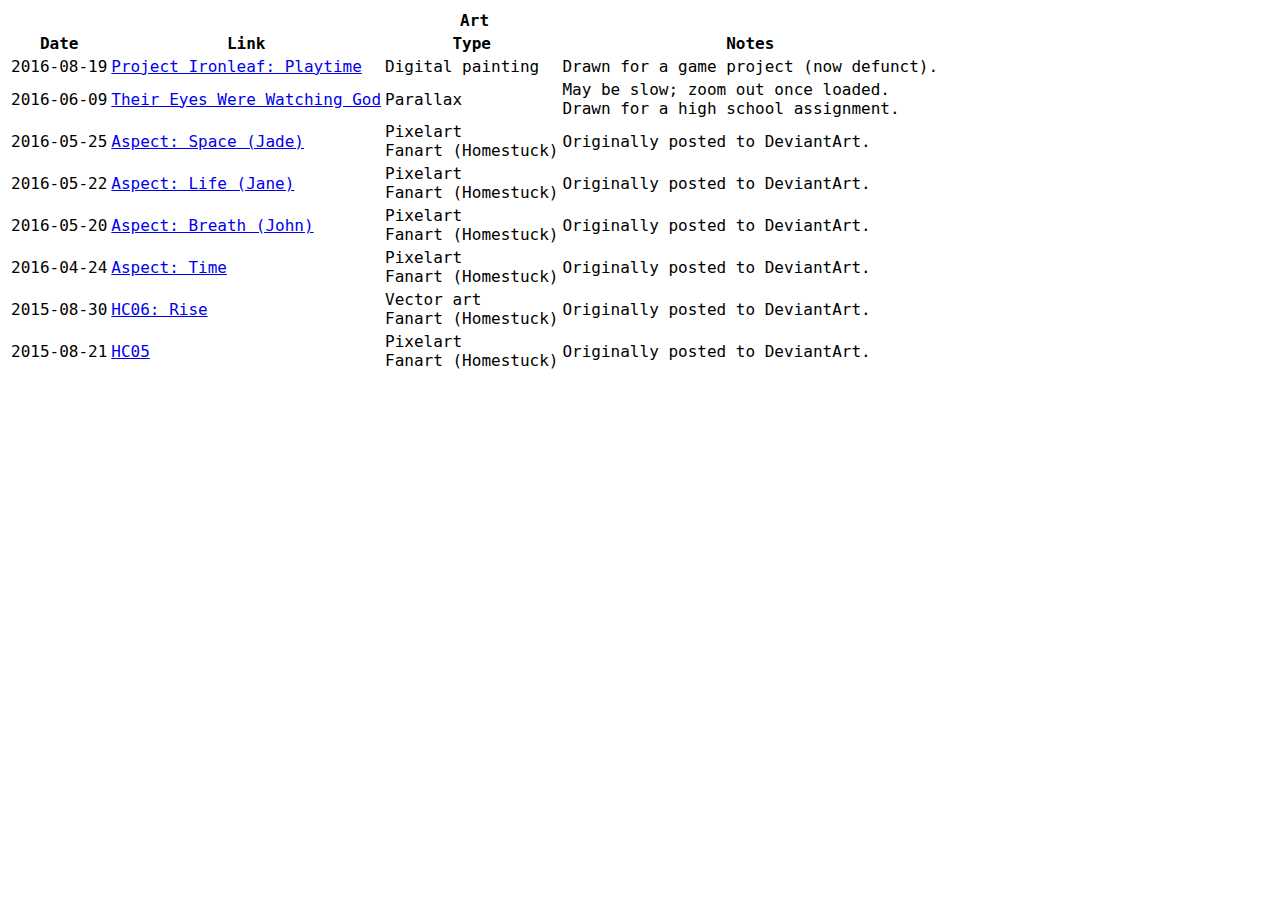
<file: art/index.html>
<html>
<head>
    <title>art | jyzhou</title>
    <link rel="stylesheet" type="text/css" href="../css/common.css" media="all" />
</head>
<body>
<table>
    <tr>
        <th colspan="4">Art</th>
    </tr>
    <tr>
        <th>Date</th>
        <th>Link</th>
        <th>Type</th>
        <th>Notes</th>
    </tr>
    <tr>
        <td>2016-08-19</td>
        <td>
            <a href="digital/projectironleaf_cutscene_playtime.png">Project Ironleaf: Playtime</a>
        </td>
        <td>
            Digital painting
        </td>
        <td>
            Drawn for a game project (now defunct).
        </td>
    </tr>
    <tr>
        <td>2016-06-09</td>
        <td>
            <a href="parallax/tewwg/image.html">Their Eyes Were Watching God</a>
        </td>
        <td>
            Parallax
        </td>
        <td>
            May be slow; zoom out once loaded.
            <br>
            Drawn for a high school assignment.
        </td>
    </tr>
    <tr>
        <td>2016-05-25</td>
        <td>
            <a href="pixel/aspect_space_jade.apng">Aspect: Space (Jade)</a>
        </td>
        <td>
            Pixelart
            <br>
            Fanart (Homestuck)
        </td>
        <td>
            Originally posted to DeviantArt.
        </td>
    </tr>
    <tr>
        <td>2016-05-22</td>
        <td>
            <a href="pixel/aspect_life_jane.apng">Aspect: Life (Jane)</a>
        </td>
        <td>
            Pixelart
            <br>
            Fanart (Homestuck)
        </td>
        <td>
            Originally posted to DeviantArt.
        </td>
    </tr>
    <tr>
        <td>2016-05-20</td>
        <td>
            <a href="pixel/aspect_breath_john.apng">Aspect: Breath (John)</a>
        </td>
        <td>
            Pixelart
            <br>
            Fanart (Homestuck)
        </td>
        <td>
            Originally posted to DeviantArt.
        </td>
    </tr>
    <tr>
        <td>2016-04-24</td>
        <td>
            <a href="pixel/aspect_time.apng">Aspect: Time</a>
        </td>
        <td>
            Pixelart
            <br>
            Fanart (Homestuck)
        </td>
        <td>
            Originally posted to DeviantArt.
        </td>
    </tr>
    <tr>
        <td>2015-08-30</td>
        <td>
            <a href="vector/HC06_favoriteflash.png">HC06: Rise</a>
        </td>
        <td>
            Vector art
            <br>
            Fanart (Homestuck)
        </td>
        <td>
            Originally posted to DeviantArt.
        </td>
    </tr>
    <tr>
        <td>2015-08-21</td>
        <td>
            <a href="vector/HC05_favoritepage.png">HC05</a>
        </td>
        <td>
            Pixelart
            <br>
            Fanart (Homestuck)
        </td>
        <td>
            Originally posted to DeviantArt.
        </td>
    </tr>
</table>
</body>
</html>
</file>
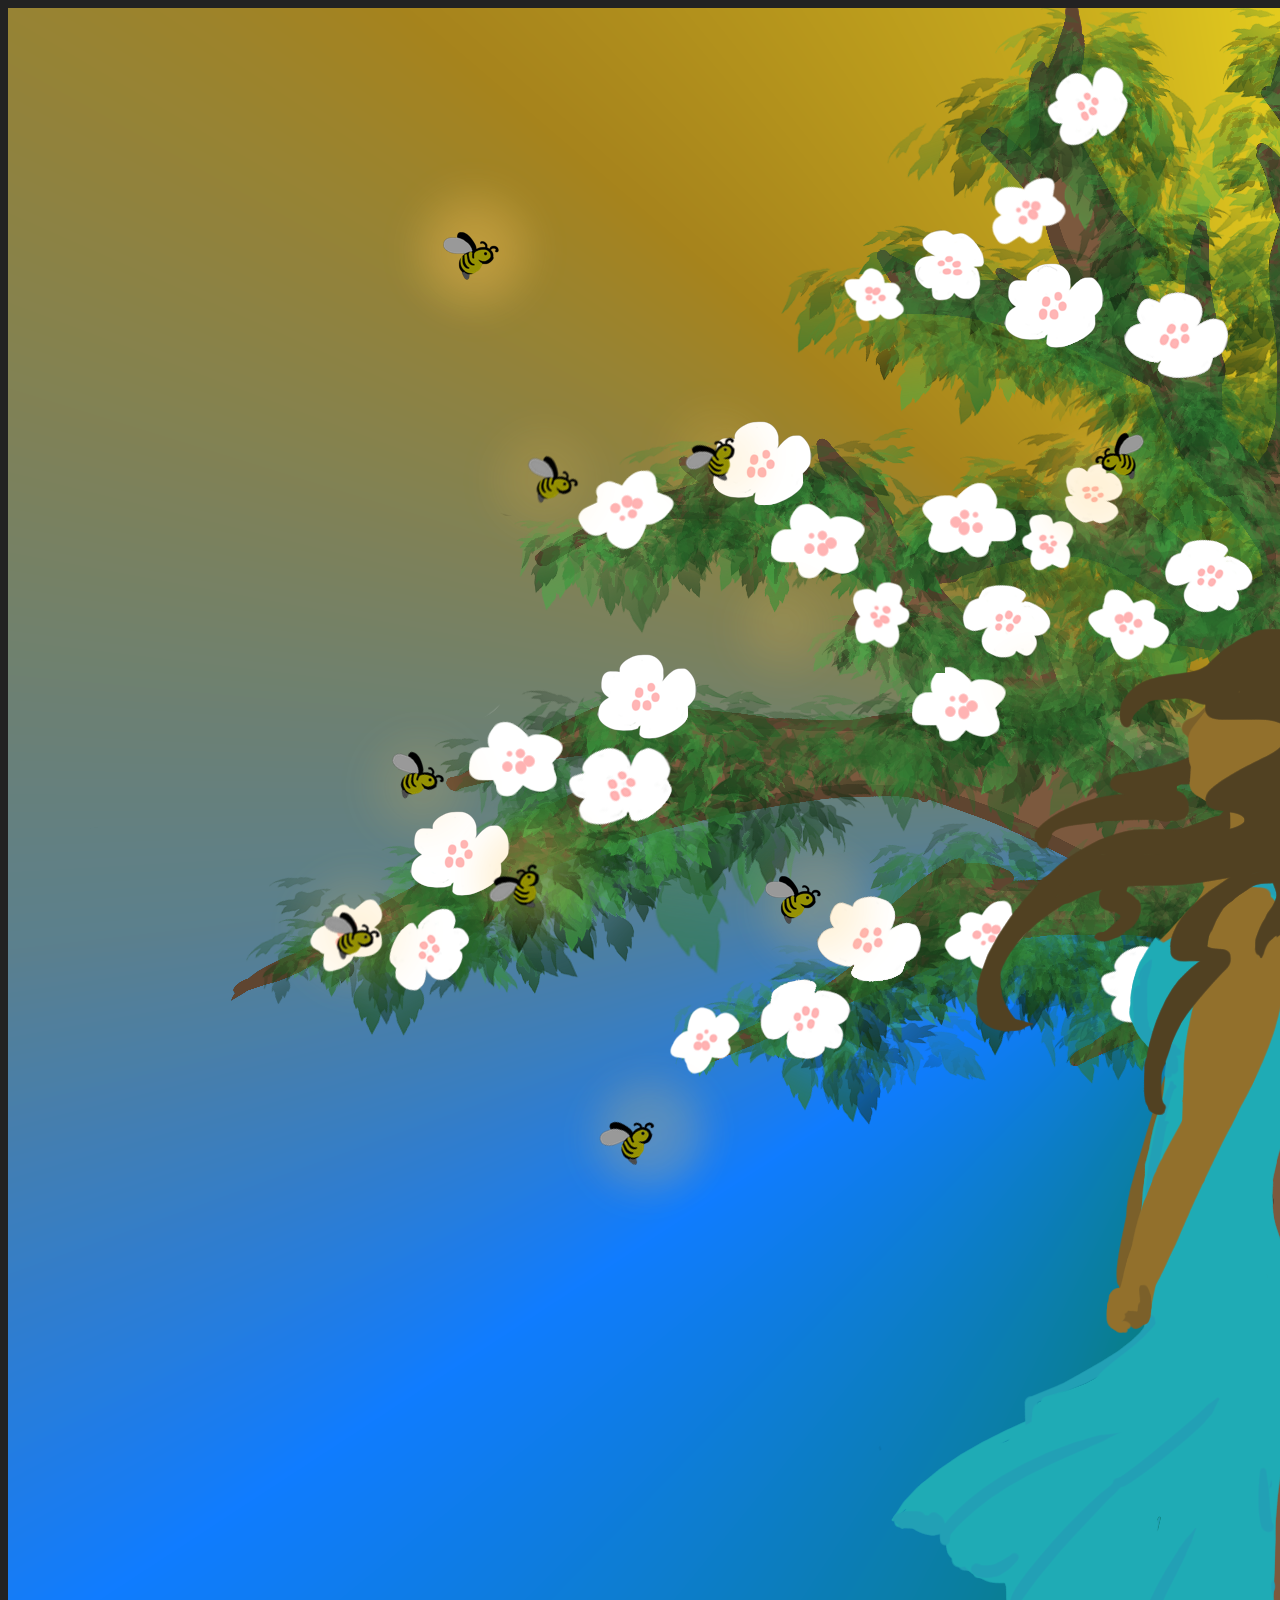
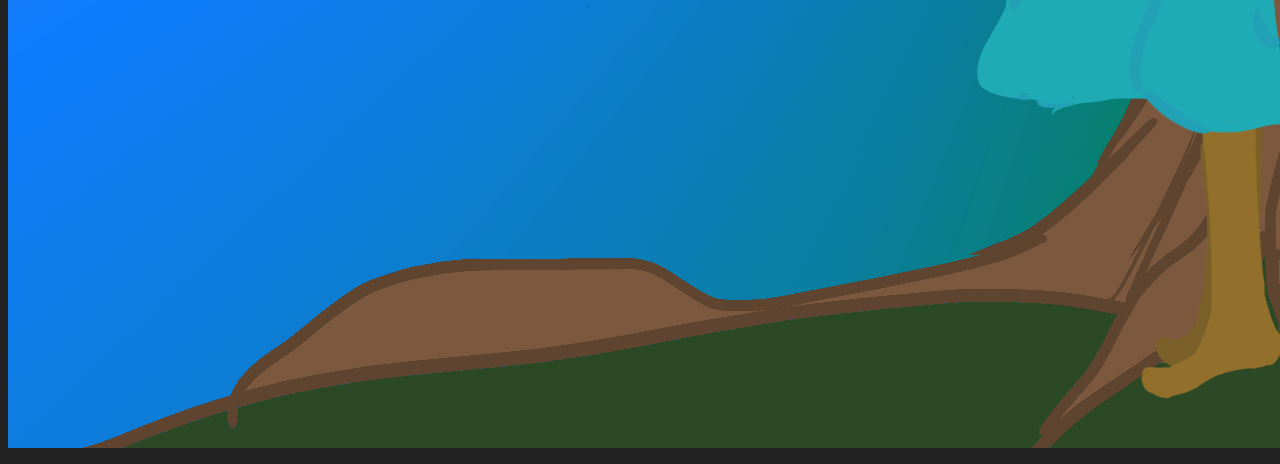
<file: art/parallax/tewwg/image.html>
<html>
<head>
<title>TEWWG CP | Joyce Zhou</title>
</head>

<body bgcolor="#222" style="overflow-x:hidden">
<div>
<ul id="scene" data-friction-x="0.1" data-friction-y="0.1">
<li class="layer" data-depth="0.00"><img src="l1_background.png"></li>
<li class="layer" data-depth="0.00"><img src="l1_background.png"></li>
<li class="layer" data-depth="0.01"><img src="l2_tree.png"></li>
<li class="layer" data-depth="0.10"><img src="l3_bees.png"></li>
<li class="layer" data-depth="0.10"><img src="l4_janie.png"></li>
<li class="layer" data-depth="0.20"><img src="l5_breath.png"></li>
<li class="layer" data-depth="0.35"><img src="l6a_logan.png"></li>
<li class="layer" data-depth="0.35"><img src="l6b_jody.png"></li>
<li class="layer" data-depth="0.35"><img src="l6c_teacake.png"></li>
<li class="layer" data-depth="0.20"><img src="l7m5_breathtop.png"></li>
<li class="layer" data-depth="0.30"><img src="l8_words.png"></li>
</ul>
</div>

<script>
!function(t,i,e){"use strict";function s(t,i){this.element=t,this.layers=t.getElementsByClassName("layer");var e={calibrateX:this.data(this.element,"calibrate-x"),calibrateY:this.data(this.element,"calibrate-y"),invertX:this.data(this.element,"invert-x"),invertY:this.data(this.element,"invert-y"),limitX:this.data(this.element,"limit-x"),limitY:this.data(this.element,"limit-y"),scalarX:this.data(this.element,"scalar-x"),scalarY:this.data(this.element,"scalar-y"),frictionX:this.data(this.element,"friction-x"),frictionY:this.data(this.element,"friction-y"),originX:this.data(this.element,"origin-x"),originY:this.data(this.element,"origin-y")};for(var s in e)null===e[s]&&delete e[s];this.extend(this,r,i,e),this.calibrationTimer=null,this.calibrationFlag=!0,this.enabled=!1,this.depths=[],this.raf=null,this.bounds=null,this.ex=0,this.ey=0,this.ew=0,this.eh=0,this.ecx=0,this.ecy=0,this.erx=0,this.ery=0,this.cx=0,this.cy=0,this.ix=0,this.iy=0,this.mx=0,this.my=0,this.vx=0,this.vy=0,this.onMouseMove=this.onMouseMove.bind(this),this.onDeviceOrientation=this.onDeviceOrientation.bind(this),this.onOrientationTimer=this.onOrientationTimer.bind(this),this.onCalibrationTimer=this.onCalibrationTimer.bind(this),this.onAnimationFrame=this.onAnimationFrame.bind(this),this.onWindowResize=this.onWindowResize.bind(this),this.initialise()}var n="Parallax",o=30,r={relativeInput:!1,clipRelativeInput:!1,calibrationThreshold:100,calibrationDelay:500,supportDelay:500,calibrateX:!1,calibrateY:!0,invertX:!0,invertY:!0,limitX:!1,limitY:!1,scalarX:10,scalarY:10,frictionX:.1,frictionY:.1,originX:.5,originY:.5};s.prototype.extend=function(){if(arguments.length>1)for(var t=arguments[0],i=1,e=arguments.length;e>i;i++){var s=arguments[i];for(var n in s)t[n]=s[n]}},s.prototype.data=function(t,i){return this.deserialize(t.getAttribute("data-"+i))},s.prototype.deserialize=function(t){return"true"===t?!0:"false"===t?!1:"null"===t?null:!isNaN(parseFloat(t))&&isFinite(t)?parseFloat(t):t},s.prototype.camelCase=function(t){return t.replace(/-+(.)?/g,function(t,i){return i?i.toUpperCase():""})},s.prototype.transformSupport=function(s){for(var n=i.createElement("div"),o=!1,r=null,a=!1,h=null,l=null,p=0,c=this.vendors.length;c>p;p++)if(null!==this.vendors[p]?(h=this.vendors[p][0]+"transform",l=this.vendors[p][1]+"Transform"):(h="transform",l="transform"),n.style[l]!==e){o=!0;break}switch(s){case"2D":a=o;break;case"3D":if(o){var m=i.body||i.createElement("body"),u=i.documentElement,y=u.style.overflow;i.body||(u.style.overflow="hidden",u.appendChild(m),m.style.overflow="hidden",m.style.background=""),m.appendChild(n),n.style[l]="translate3d(1px,1px,1px)",r=t.getComputedStyle(n).getPropertyValue(h),a=r!==e&&r.length>0&&"none"!==r,u.style.overflow=y,m.removeChild(n)}}return a},s.prototype.ww=null,s.prototype.wh=null,s.prototype.wcx=null,s.prototype.wcy=null,s.prototype.wrx=null,s.prototype.wry=null,s.prototype.portrait=null,s.prototype.desktop=!navigator.userAgent.match(/(iPhone|iPod|iPad|Android|BlackBerry|BB10|mobi|tablet|opera mini|nexus 7)/i),s.prototype.vendors=[null,["-webkit-","webkit"],["-moz-","Moz"],["-o-","O"],["-ms-","ms"]],s.prototype.motionSupport=!!t.DeviceMotionEvent,s.prototype.orientationSupport=!!t.DeviceOrientationEvent,s.prototype.orientationStatus=0,s.prototype.propertyCache={},s.prototype.initialise=function(){s.prototype.transform2DSupport===e&&(s.prototype.transform2DSupport=s.prototype.transformSupport("2D"),s.prototype.transform3DSupport=s.prototype.transformSupport("3D")),this.transform3DSupport&&this.accelerate(this.element);var i=t.getComputedStyle(this.element);"static"===i.getPropertyValue("position")&&(this.element.style.position="relative"),this.updateLayers(),this.updateDimensions(),this.enable(),this.queueCalibration(this.calibrationDelay)},s.prototype.updateLayers=function(){this.layers=this.element.getElementsByClassName("layer"),this.depths=[];for(var t=0,i=this.layers.length;i>t;t++){var e=this.layers[t];this.transform3DSupport&&this.accelerate(e),e.style.position=t?"absolute":"relative",e.style.display="block",e.style.left=0,e.style.top=0,this.depths.push(this.data(e,"depth")||0)}},s.prototype.updateDimensions=function(){this.ww=t.innerWidth,this.wh=t.innerHeight,this.wcx=this.ww*this.originX,this.wcy=this.wh*this.originY,this.wrx=Math.max(this.wcx,this.ww-this.wcx),this.wry=Math.max(this.wcy,this.wh-this.wcy)},s.prototype.updateBounds=function(){this.bounds=this.element.getBoundingClientRect(),this.ex=this.bounds.left,this.ey=this.bounds.top,this.ew=this.bounds.width,this.eh=this.bounds.height,this.ecx=this.ew*this.originX,this.ecy=this.eh*this.originY,this.erx=Math.max(this.ecx,this.ew-this.ecx),this.ery=Math.max(this.ecy,this.eh-this.ecy)},s.prototype.queueCalibration=function(t){clearTimeout(this.calibrationTimer),this.calibrationTimer=setTimeout(this.onCalibrationTimer,t)},s.prototype.enable=function(){this.enabled||(this.enabled=!0,this.orientationSupport?(this.portrait=null,t.addEventListener("deviceorientation",this.onDeviceOrientation),setTimeout(this.onOrientationTimer,this.supportDelay)):(this.cx=0,this.cy=0,this.portrait=!1,t.addEventListener("mousemove",this.onMouseMove)),t.addEventListener("resize",this.onWindowResize),this.raf=requestAnimationFrame(this.onAnimationFrame))},s.prototype.disable=function(){this.enabled&&(this.enabled=!1,this.orientationSupport?t.removeEventListener("deviceorientation",this.onDeviceOrientation):t.removeEventListener("mousemove",this.onMouseMove),t.removeEventListener("resize",this.onWindowResize),cancelAnimationFrame(this.raf))},s.prototype.calibrate=function(t,i){this.calibrateX=t===e?this.calibrateX:t,this.calibrateY=i===e?this.calibrateY:i},s.prototype.invert=function(t,i){this.invertX=t===e?this.invertX:t,this.invertY=i===e?this.invertY:i},s.prototype.friction=function(t,i){this.frictionX=t===e?this.frictionX:t,this.frictionY=i===e?this.frictionY:i},s.prototype.scalar=function(t,i){this.scalarX=t===e?this.scalarX:t,this.scalarY=i===e?this.scalarY:i},s.prototype.limit=function(t,i){this.limitX=t===e?this.limitX:t,this.limitY=i===e?this.limitY:i},s.prototype.origin=function(t,i){this.originX=t===e?this.originX:t,this.originY=i===e?this.originY:i},s.prototype.clamp=function(t,i,e){return t=Math.max(t,i),t=Math.min(t,e)},s.prototype.css=function(t,i,s){var n=this.propertyCache[i];if(!n)for(var o=0,r=this.vendors.length;r>o;o++)if(n=null!==this.vendors[o]?this.camelCase(this.vendors[o][1]+"-"+i):i,t.style[n]!==e){this.propertyCache[i]=n;break}t.style[n]=s},s.prototype.accelerate=function(t){this.css(t,"transform","translate3d(0,0,0)"),this.css(t,"transform-style","preserve-3d"),this.css(t,"backface-visibility","hidden")},s.prototype.setPosition=function(t,i,e){i+="px",e+="px",this.transform3DSupport?this.css(t,"transform","translate3d("+i+","+e+",0)"):this.transform2DSupport?this.css(t,"transform","translate("+i+","+e+")"):(t.style.left=i,t.style.top=e)},s.prototype.onOrientationTimer=function(){this.orientationSupport&&0===this.orientationStatus&&(this.disable(),this.orientationSupport=!1,this.enable())},s.prototype.onCalibrationTimer=function(){this.calibrationFlag=!0},s.prototype.onWindowResize=function(){this.updateDimensions()},s.prototype.onAnimationFrame=function(){this.updateBounds();var t=this.ix-this.cx,i=this.iy-this.cy;(Math.abs(t)>this.calibrationThreshold||Math.abs(i)>this.calibrationThreshold)&&this.queueCalibration(0),this.portrait?(this.mx=this.calibrateX?i:this.iy,this.my=this.calibrateY?t:this.ix):(this.mx=this.calibrateX?t:this.ix,this.my=this.calibrateY?i:this.iy),this.mx*=this.ew*(this.scalarX/100),this.my*=this.eh*(this.scalarY/100),isNaN(parseFloat(this.limitX))||(this.mx=this.clamp(this.mx,-this.limitX,this.limitX)),isNaN(parseFloat(this.limitY))||(this.my=this.clamp(this.my,-this.limitY,this.limitY)),this.vx+=(this.mx-this.vx)*this.frictionX,this.vy+=(this.my-this.vy)*this.frictionY;for(var e=0,s=this.layers.length;s>e;e++){var n=this.layers[e],o=this.depths[e],r=this.vx*o*(this.invertX?-1:1),a=this.vy*o*(this.invertY?-1:1);this.setPosition(n,r,a)}this.raf=requestAnimationFrame(this.onAnimationFrame)},s.prototype.onDeviceOrientation=function(t){if(!this.desktop&&null!==t.beta&&null!==t.gamma){this.orientationStatus=1;var i=(t.beta||0)/o,e=(t.gamma||0)/o,s=this.wh>this.ww;this.portrait!==s&&(this.portrait=s,this.calibrationFlag=!0),this.calibrationFlag&&(this.calibrationFlag=!1,this.cx=i,this.cy=e),this.ix=i,this.iy=e}},s.prototype.onMouseMove=function(t){var i=t.clientX,e=t.clientY;!this.orientationSupport&&this.relativeInput?(this.clipRelativeInput&&(i=Math.max(i,this.ex),i=Math.min(i,this.ex+this.ew),e=Math.max(e,this.ey),e=Math.min(e,this.ey+this.eh)),this.ix=(i-this.ex-this.ecx)/this.erx,this.iy=(e-this.ey-this.ecy)/this.ery):(this.ix=(i-this.wcx)/this.wrx,this.iy=(e-this.wcy)/this.wry)},t[n]=s}(window,document),function(){for(var t=0,i=["ms","moz","webkit","o"],e=0;e<i.length&&!window.requestAnimationFrame;++e)window.requestAnimationFrame=window[i[e]+"RequestAnimationFrame"],window.cancelAnimationFrame=window[i[e]+"CancelAnimationFrame"]||window[i[e]+"CancelRequestAnimationFrame"];window.requestAnimationFrame||(window.requestAnimationFrame=function(i,e){var s=(new Date).getTime(),n=Math.max(0,16-(s-t)),o=window.setTimeout(function(){i(s+n)},n);return t=s+n,o}),window.cancelAnimationFrame||(window.cancelAnimationFrame=function(t){clearTimeout(t)})}();

var scene = document.getElementById('scene');
var parallax = new Parallax(scene);
</script>
</body>
</html>
</file>
<file: css/common.css>
body {
    font-family: "Consolas", monospace;
}
</file>
